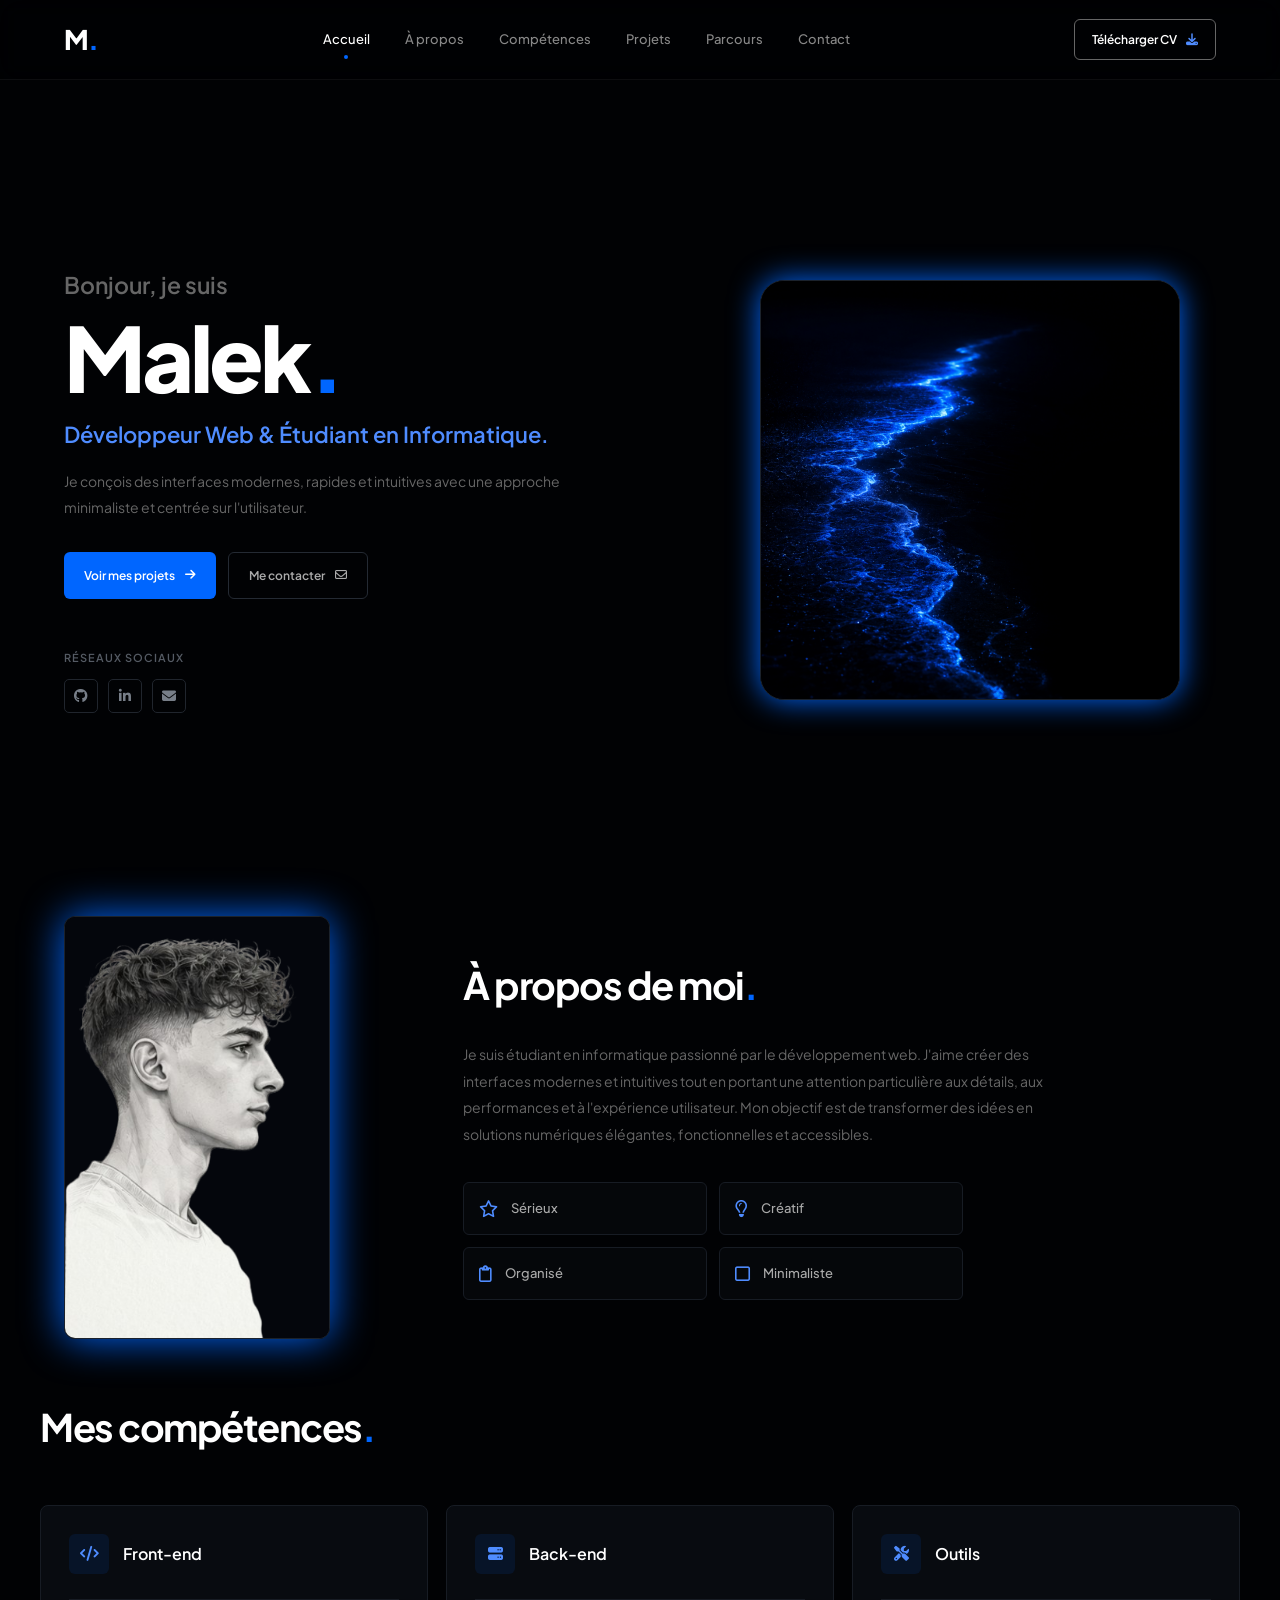
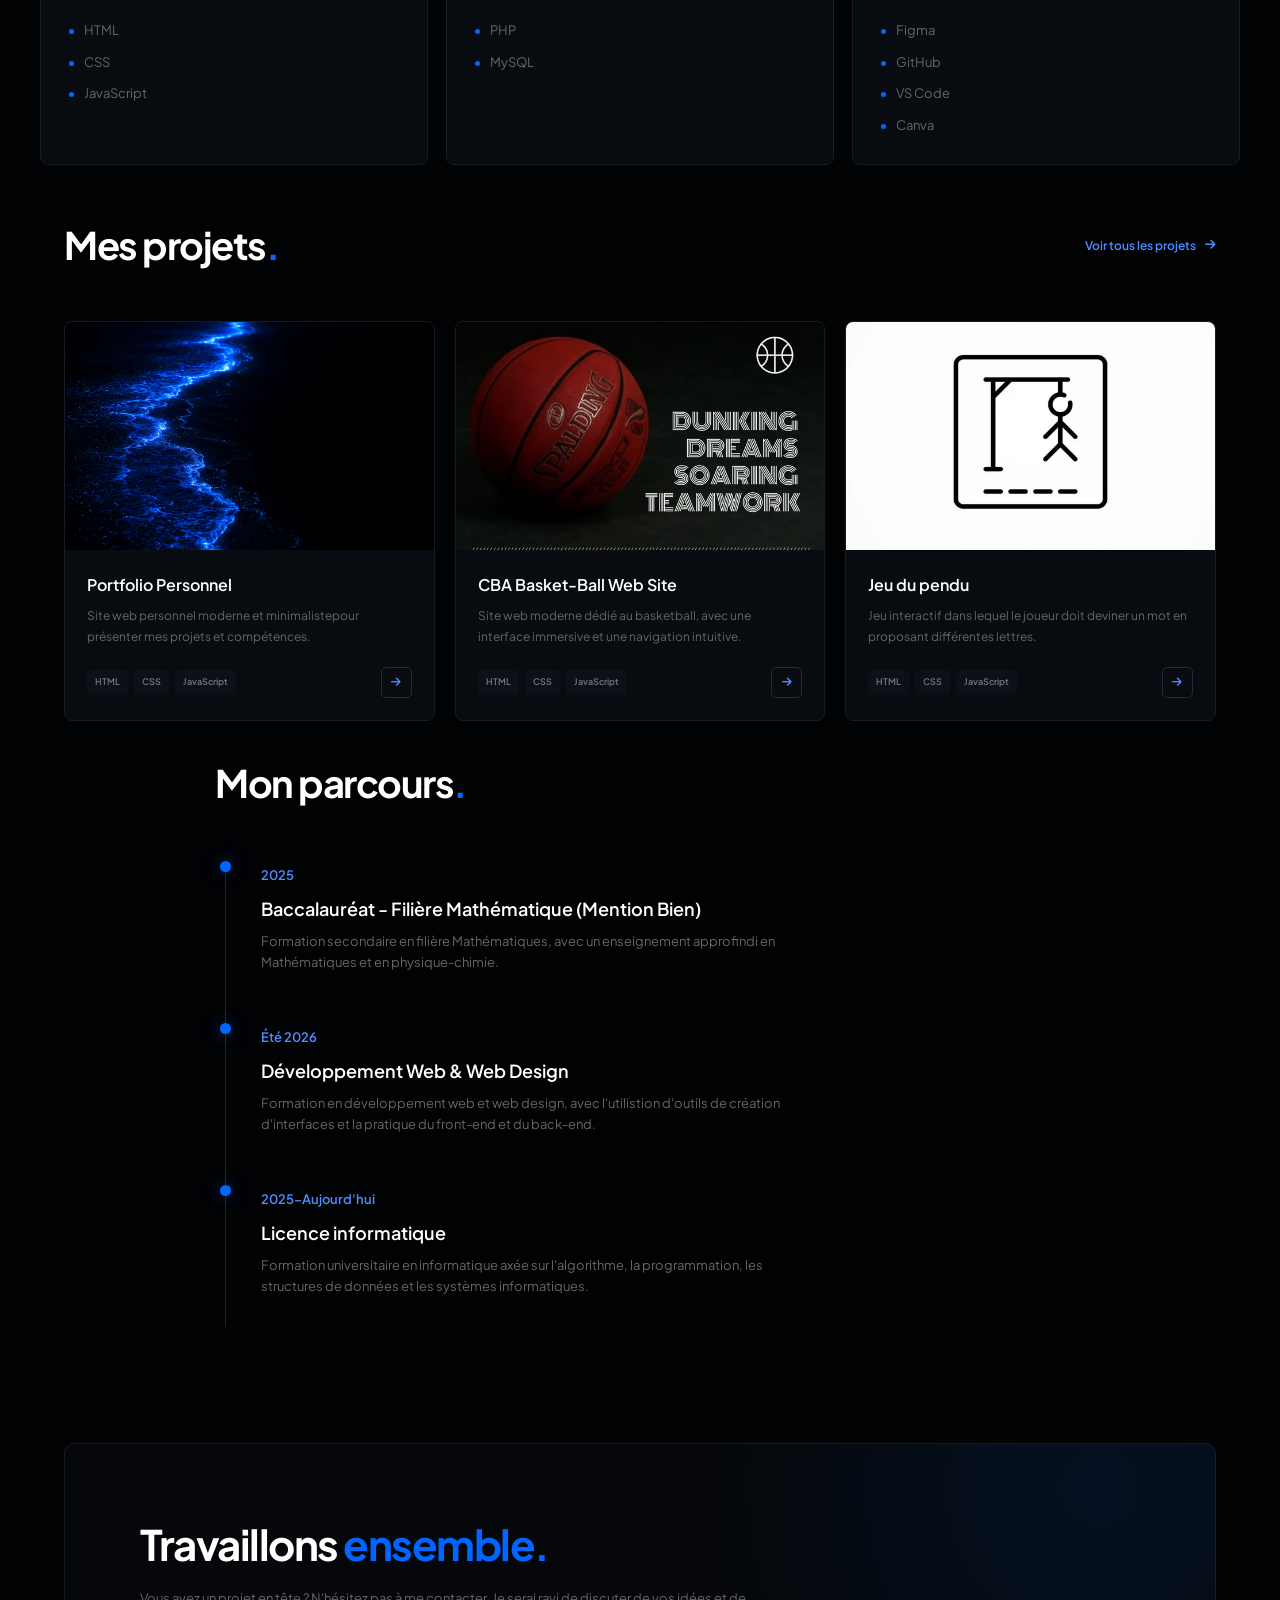
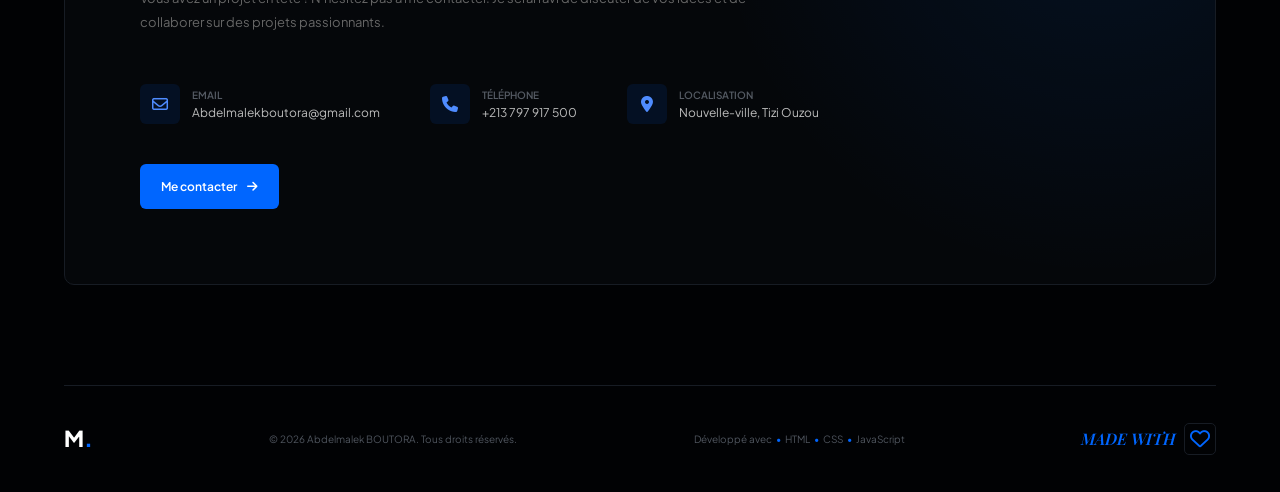
<file: index.html>
<!DOCTYPE html>
<html lang="fr">
<head>
    <meta charset="UTF-8">
    <meta name="viewport" content="width=device-width, initial-scale=1.0">
    <title>Portfolio de Abdelmalek BOUTORA</title>
    <link rel="stylesheet" href="portfolio.css">
    <link rel="stylesheet" href="https://cdnjs.cloudflare.com/ajax/libs/font-awesome/6.5.2/css/all.min.css">
    <link href="https://fonts.googleapis.com/css2?family=Playfair+Display:ital,wght@1,600&display=swap" rel="stylesheet">
</head>
<body>
<header class="navbar">
    <div class="nav-container">
        <a href="#accueil" class="logo">M<span>.</span></a>
        <nav class="nav-menu">
            <a href="#accueil">Accueil</a>
            <a href="#apropos">À propos</a>
            <a href="#competences">Compétences</a>
            <a href="#projets">Projets</a>
            <a href="#parcours">Parcours</a>
            <a href="#contact">Contact</a>
        </nav>
        <a href="cv.pdf" class="cv-button" target="_blank" rel="noopener noreferrer" download>Télécharger CV<i class="fa-solid fa-download"></i></a>
    </div>
</header>
<main>
    <section id="accueil" class="hero">
        <div class="hero-content">
            <p class="hero-intro">Bonjour, je suis</p>
            <h1>Malek<span>.</span></h1>
<h2>Développeur Web & Étudiant en Informatique.</h2>
<p class="hero-description">
Je conçois des interfaces modernes, rapides et intuitives
avec une approche minimaliste et centrée sur l'utilisateur.</p>
<div class="hero-buttons">
<a href="#projets" class="primary-button">Voir mes projets<i class="fa-solid fa-arrow-right"></i></a>
<a href="#contact" class="secondary-button">Me contacter<i class="fa-regular fa-envelope"></i></a>
</div>
<div class="socials">
<p>Réseaux sociaux</p>
<div class="social-icons">
<a href="https://github.com/Abdelmalek-BOUTORA" target="_blank" rel="noopener noreferrer" aria-label="GitHub">
<i class="fa-brands fa-github"></i>
</a>
<a href="https://www.linkedin.com/in/abdelmalek-boutora-3b277838b" target="_blank" rel="noopener noreferrer" aria-label="LinkedIn">
<i class="fa-brands fa-linkedin-in"></i>
</a>
<a href="https://mail.google.com/mail/?view=cm&fs=1&to=Abdelmalekboutora@gmail.com" target="_blank" rel="noopener noreferrer" aria-label="Email">
<i class="fa-solid fa-envelope"></i>
</a>
</div>
</div>
</div>
<div class="hero-image">
<img src="images/accueil.png">
</div>
</section>
<section id="apropos" class="about section">
<div class="about-image">
<img src="images/profil.png">
</div>
<div class="about-content">
<h2>À propos de moi<span>.</span></h2>
<p>
Je suis étudiant en informatique passionné par le développement web.
J'aime créer des interfaces modernes et intuitives tout en portant une
attention particulière aux détails, aux performances et à l'expérience
utilisateur. Mon objectif est de transformer des idées en solutions
numériques élégantes, fonctionnelles et accessibles.
</p>
<div class="qualities">

<div class="quality-card">
<i class="fa-regular fa-star"></i>
<span>Sérieux</span>
</div>

<div class="quality-card">
<i class="fa-regular fa-lightbulb"></i>
<span>Créatif</span>
</div>

<div class="quality-card">
<i class="fa-regular fa-clipboard"></i>
<span>Organisé</span>
</div>

<div class="quality-card">
<i class="fa-regular fa-square"></i>
<span>Minimaliste</span>
</div>
</div>
</div>
</section>
<section id="competences" class="skills sectio">
<div class="section-title">
<h2>Mes compétences<span>.</span></h2>
</div>
<div class="skills-grid">
<div class="skill-card">
<div class="skill-header">
<div class="skill-icon">
<i class="fa-solid fa-code"></i>
</div>
<h3>Front-end</h3>
</div>
<div class="skill-line"></div>
<ul>
<li>HTML</li>
<li>CSS</li>
<li>JavaScript</li>
</ul>
</div>
<div class="skill-card">
<div class="skill-header">
<div class="skill-icon">
<i class="fa-solid fa-server"></i>
</div>
<h3>Back-end</h3>
</div>
<div class="skill-line"></div>
<ul>
<li>PHP</li>
<li>MySQL</li>
</ul>
</div>
<div class="skill-card">
<div class="skill-header">
<div class="skill-icon">
<i class="fa-solid fa-screwdriver-wrench"></i>
</div>
<h3>Outils</h3>
</div>
<div class="skill-line"></div>
<ul>
<li>Figma</li>
<li>GitHub</li>
<li>VS Code</li>
<li>Canva</li>
</ul>
</div>
</div>
</section>
<section id="projets" class="projects section">
<div class="projects-heading">
<h2>Mes projets<span>.</span></h2>
<a href="https://github.com/Abdelmalek-BOUTORA" target="_blank" rel="noopener noreferrer" class="all-projects">Voir tous les projets<i class="fa-solid fa-arrow-right"></i>
</a>
</div>
<div class="projects-grid">
<article class="project-card">
<div class="project-image">
<img src="images/accueil.png">
</div>
<div class="project-content">
<h3>Portfolio Personnel</h3>
<p>Site web personnel moderne et minimalistepour présenter mes projets et compétences.</p>
<div class="project-footer">
<div class="tags">
<span>HTML</span>
<span>CSS</span>
<span>JavaScript</span>
</div>
<a href="https://github.com/Abdelmalek-BOUTORA/Mon-Portfolio.git" target="_blank" rel="noopener noreferrer" class="project-link"
aria-label="Voir le projet">
<i class="fa-solid fa-arrow-right"></i>
</a>
</div>
</div>
</article>
<article class="project-card">
<div class="project-image">
<img src="images/projet2.jpeg">
</div>
<div class="project-content">
<h3>CBA Basket-Ball Web Site</h3>
<p>Site web moderne dédié au basketball, avec une interface immersive et une navigation intuitive.</p>
<div class="project-footer">
<div class="tags">
<span>HTML</span>
<span>CSS</span>
<span>JavaScript</span>
</div>
<a href="https://github.com/Abdelmalek-BOUTORA/Site-BasketBall.git " target="_blank" rel="noopener noreferrer" class="project-link"aria-label="Voir le projet"><i class="fa-solid fa-arrow-right"></i></a>
</div>
</div>
</article>
<article class="project-card">
<div class="project-image">
<img src="images/projet3.jpg">
</div>
<div class="project-content">
<h3>Jeu du pendu</h3><p>Jeu interactif dans lequel le joueur doit deviner un mot en proposant différentes lettres.</p>
<div class="project-footer">
<div class="tags">
<span>HTML</span>
<span>CSS</span>
<span>JavaScript</span>
</div>
<a href="https://github.com/Abdelmalek-BOUTORA/Jeu-Pendu.git" target="_blank" rel="noopener noreferrer" class="project-link"aria-label="Voir le projet"><i class="fa-solid fa-arrow-right"></i></a>
</div>
</div>
</article>
</div>
</section>
<section id="parcours" class="journey section">
<div class="section-title">
<h2>Mon parcours<span>.</span></h2>
</div>
<div class="timeline">
<div class="timeline-item">
<div class="timeline-dot"></div>
<div class="timeline-content">
<span class="timeline-date">2025</span>
<h3>Baccalauréat - Filière Mathématique (Mention Bien)</h3>
<p>Formation secondaire en filière Mathématiques, avec un enseignement approfindi en Mathématiques et en physique-chimie.</p>
</div>
</div>
<div class="timeline-item">
<div class="timeline-dot"></div>
<div class="timeline-content">
<span class="timeline-date">Été 2026</span>
<h3>Développement Web & Web Design</h3>
<p>Formation en développement web et web design, avec l'utilistion d'outils de création d'interfaces et la pratique du front-end et du back-end.</p>
</div>
</div>
<div class="timeline-item">
<div class="timeline-dot"></div>
<div class="timeline-content">
<span class="timeline-date">2025-Aujourd'hui</span>
<h3>Licence informatique</h3>
<p>Formation universitaire en informatique axée sur l'algorithme, la programmation, les structures de données et les systèmes informatiques.</p>
</div>
</div>
</div>
</section>
<section id="contact" class="contact">
<div class="contact-intro">
<h2>
Travaillons
<span>ensemble.</span>
</h2>
<p>Vous avez un projet en tête ?  N'hésitez pas à me contacter.
Je serai ravi de discuter de vos idées et de collaborer
sur des projets passionnants.</p>
</div>
<div class="contact-info">
<div class="contact-item">
<div class="contact-icon">
<i class="fa-regular fa-envelope"></i>
</div>
<div>
<span>Email</span>
<p>Abdelmalekboutora@gmail.com</p>
</div>
</div>
<div class="contact-item">
<div class="contact-icon">
<i class="fa-solid fa-phone"></i>
</div>
<div>
<span>Téléphone</span>
<p>+213 797 917 500</p>
</div>
</div>
<div class="contact-item">
<div class="contact-icon">
<i class="fa-solid fa-location-dot"></i>
</div>
<div>
<span>Localisation</span>
<p>Nouvelle-ville, Tizi Ouzou</p>
</div>
</div>
</div>
<a href="https://mail.google.com/mail/?view=cm&fs=1&to=Abdelmalekboutora@gmail.com" target="_blank" rel="noopener noreferrer" class="contact-button">
Me contacter
<i class="fa-solid fa-arrow-right"></i>
</a>
</section>
</main>
<footer class="footer">
<div class="footer-logo">
M<span>.</span>
</div>
<p class="copyright">© 2026 Abdelmalek BOUTORA. Tous droits réservés.</p>
<p class="built-with">Développé avec<span>•</span>HTML<span>•</span>CSS<span>•</span>JavaScript</p>
<div class="footer-hearth">
<span>MADE WITH</span>
<button class="heart-button" aria-label="Favori">
<i class="fa-regular fa-heart"></i>
</button>
</div>
</footer>
<script src="portfolio.js"></script>
</body>
</html>
</file>
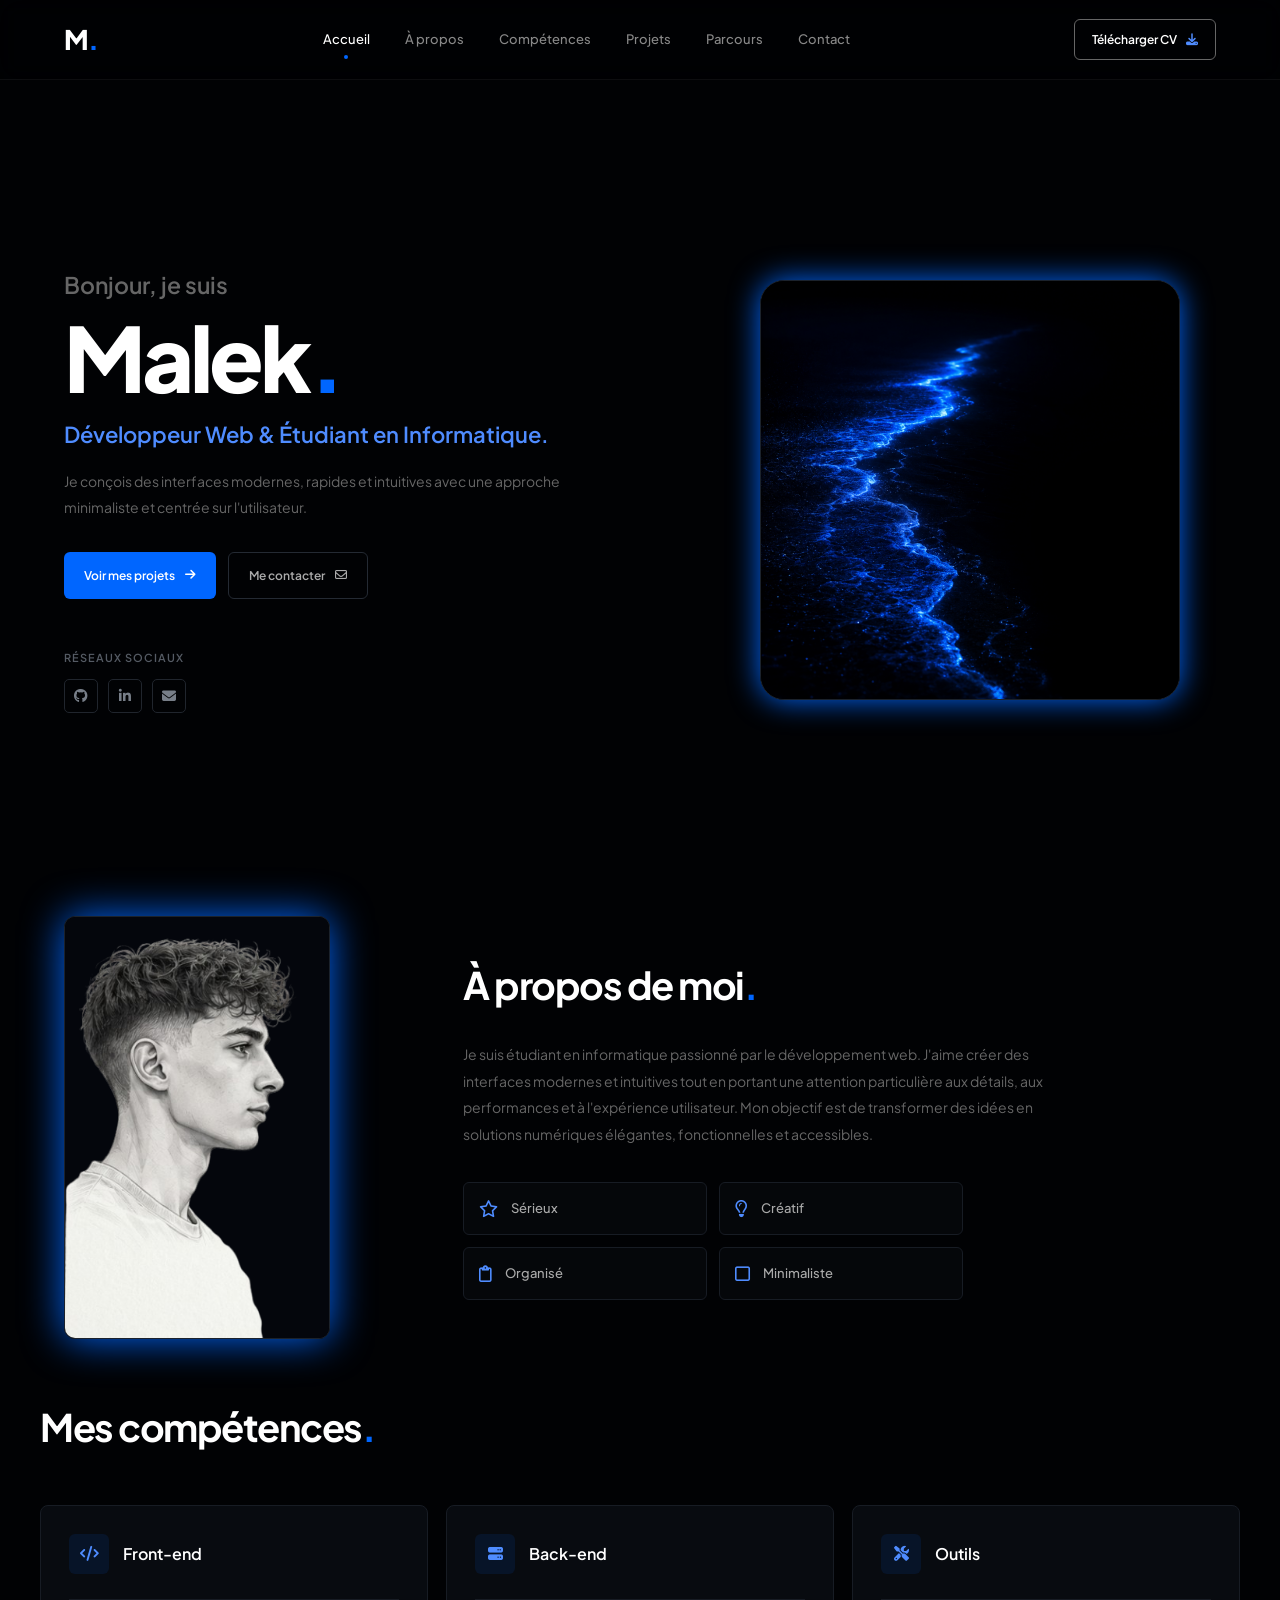
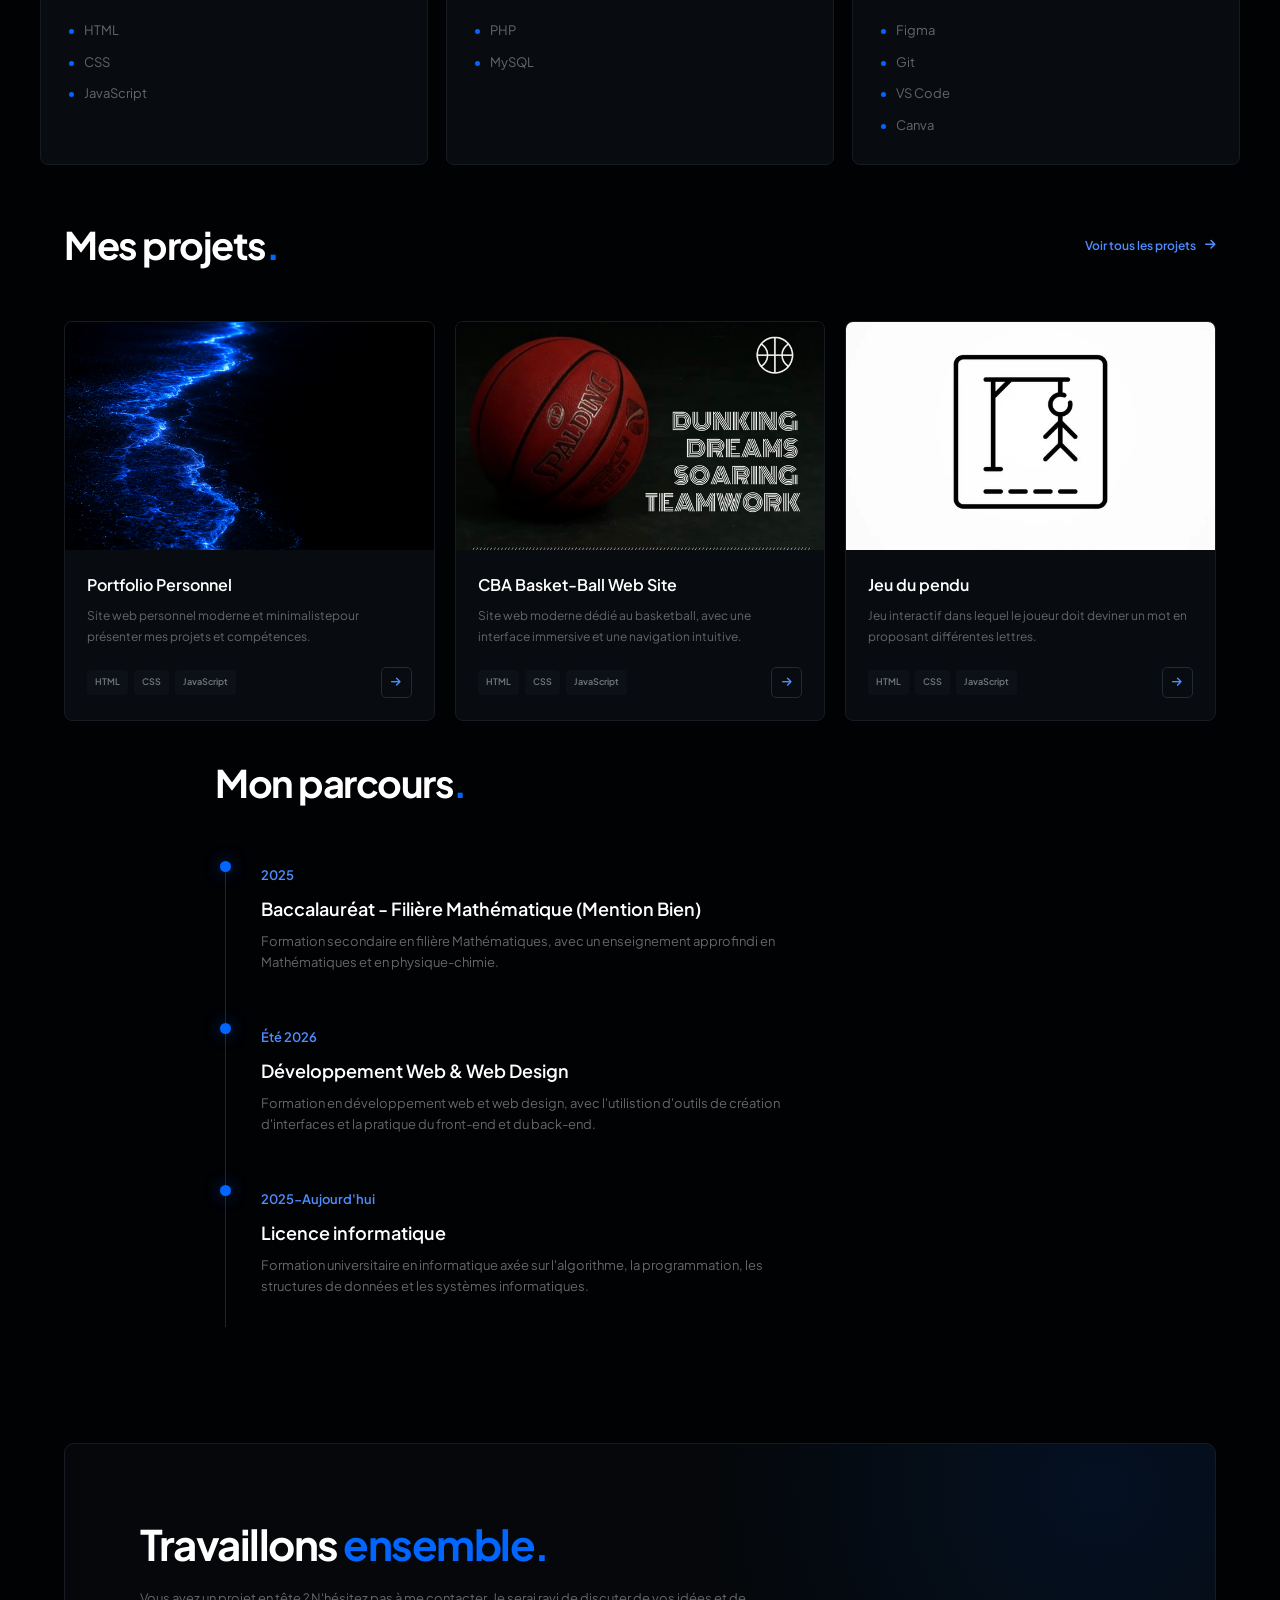
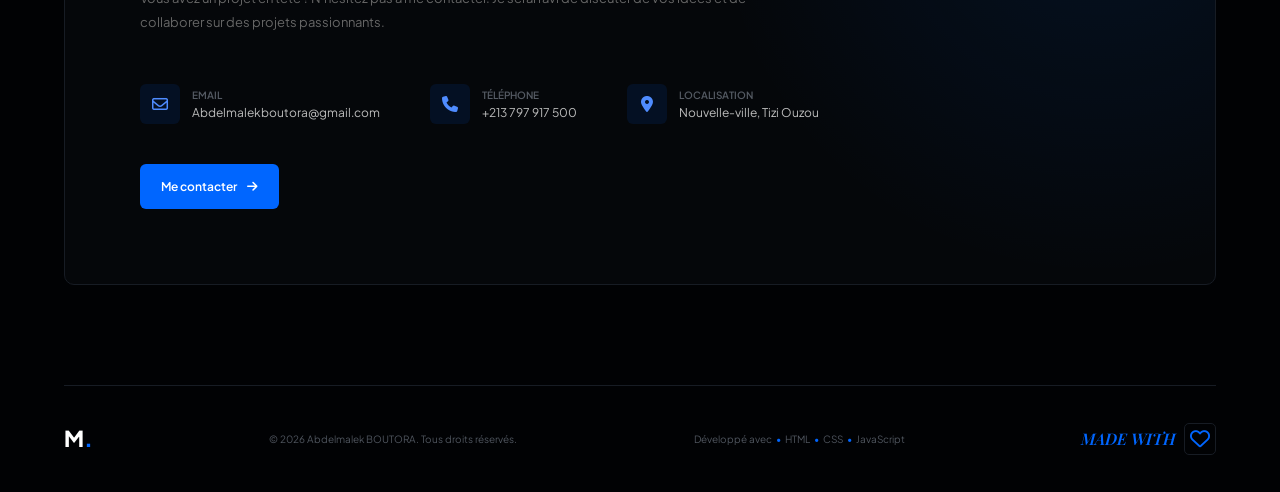
<file: portfolio.html>
<!DOCTYPE html>
<html lang="fr">
<head>
    <meta charset="UTF-8">
    <meta name="viewport" content="width=device-width, initial-scale=1.0">
    <title>Portfolio de Abdelmalek BOUTORA</title>
    <link rel="stylesheet" href="portfolio.css">
    <link rel="stylesheet" href="https://cdnjs.cloudflare.com/ajax/libs/font-awesome/6.5.2/css/all.min.css">
    <link href="https://fonts.googleapis.com/css2?family=Playfair+Display:ital,wght@1,600&display=swap" rel="stylesheet">
</head>
<body>
<header class="navbar">
    <div class="nav-container">
        <a href="#accueil" class="logo">M<span>.</span></a>
        <nav class="nav-menu">
            <a href="#accueil">Accueil</a>
            <a href="#apropos">À propos</a>
            <a href="#competences">Compétences</a>
            <a href="#projets">Projets</a>
            <a href="#parcours">Parcours</a>
            <a href="#contact">Contact</a>
        </nav>
        <a href="cv.pdf" class="cv-button" target="_blank" rel="noopener noreferrer" download>Télécharger CV<i class="fa-solid fa-download"></i></a>
    </div>
</header>
<main>
    <section id="accueil" class="hero">
        <div class="hero-content">
            <p class="hero-intro">Bonjour, je suis</p>
            <h1>Malek<span>.</span></h1>
<h2>Développeur Web & Étudiant en Informatique.</h2>
<p class="hero-description">
Je conçois des interfaces modernes, rapides et intuitives
avec une approche minimaliste et centrée sur l'utilisateur.</p>
<div class="hero-buttons">
<a href="#projets" class="primary-button">Voir mes projets<i class="fa-solid fa-arrow-right"></i></a>
<a href="#contact" class="secondary-button">Me contacter<i class="fa-regular fa-envelope"></i></a>
</div>
<div class="socials">
<p>Réseaux sociaux</p>
<div class="social-icons">
<a href="https://github.com/Abdelmalek-BOUTORA" target="_blank" rel="noopener noreferrer" aria-label="GitHub">
<i class="fa-brands fa-github"></i>
</a>
<a href="https://www.linkedin.com/in/abdelmalek-boutora-3b277838b" target="_blank" rel="noopener noreferrer" aria-label="LinkedIn">
<i class="fa-brands fa-linkedin-in"></i>
</a>
<a href="https://mail.google.com/mail/?view=cm&fs=1&to=Abdelmalekboutora@gmail.com" target="_blank" rel="noopener noreferrer" aria-label="Email">
<i class="fa-solid fa-envelope"></i>
</a>
</div>
</div>
</div>
<div class="hero-image">
<img src="images/accueil.png">
</div>
</section>
<section id="apropos" class="about section">
<div class="about-image">
<img src="images/profil.png">
</div>
<div class="about-content">
<h2>À propos de moi<span>.</span></h2>
<p>
Je suis étudiant en informatique passionné par le développement web.
J'aime créer des interfaces modernes et intuitives tout en portant une
attention particulière aux détails, aux performances et à l'expérience
utilisateur. Mon objectif est de transformer des idées en solutions
numériques élégantes, fonctionnelles et accessibles.
</p>
<div class="qualities">

<div class="quality-card">
<i class="fa-regular fa-star"></i>
<span>Sérieux</span>
</div>

<div class="quality-card">
<i class="fa-regular fa-lightbulb"></i>
<span>Créatif</span>
</div>

<div class="quality-card">
<i class="fa-regular fa-clipboard"></i>
<span>Organisé</span>
</div>

<div class="quality-card">
<i class="fa-regular fa-square"></i>
<span>Minimaliste</span>
</div>
</div>
</div>
</section>
<section id="competences" class="skills sectio">
<div class="section-title">
<h2>Mes compétences<span>.</span></h2>
</div>
<div class="skills-grid">
<div class="skill-card">
<div class="skill-header">
<div class="skill-icon">
<i class="fa-solid fa-code"></i>
</div>
<h3>Front-end</h3>
</div>
<div class="skill-line"></div>
<ul>
<li>HTML</li>
<li>CSS</li>
<li>JavaScript</li>
</ul>
</div>
<div class="skill-card">
<div class="skill-header">
<div class="skill-icon">
<i class="fa-solid fa-server"></i>
</div>
<h3>Back-end</h3>
</div>
<div class="skill-line"></div>
<ul>
<li>PHP</li>
<li>MySQL</li>
</ul>
</div>
<div class="skill-card">
<div class="skill-header">
<div class="skill-icon">
<i class="fa-solid fa-screwdriver-wrench"></i>
</div>
<h3>Outils</h3>
</div>
<div class="skill-line"></div>
<ul>
<li>Figma</li>
<li>Git</li>
<li>VS Code</li>
<li>Canva</li>
</ul>
</div>
</div>
</section>
<section id="projets" class="projects section">
<div class="projects-heading">
<h2>Mes projets<span>.</span></h2>
<a href="https://github.com/Abdelmalek-BOUTORA" target="_blank" rel="noopener noreferrer" class="all-projects">Voir tous les projets<i class="fa-solid fa-arrow-right"></i>
</a>
</div>
<div class="projects-grid">
<article class="project-card">
<div class="project-image">
<img src="images/accueil.png">
</div>
<div class="project-content">
<h3>Portfolio Personnel</h3>
<p>Site web personnel moderne et minimalistepour présenter mes projets et compétences.</p>
<div class="project-footer">
<div class="tags">
<span>HTML</span>
<span>CSS</span>
<span>JavaScript</span>
</div>
<a href="https://github.com/Abdelmalek-BOUTORA/Mon-Portfolio.git" target="_blank" rel="noopener noreferrer" class="project-link"
aria-label="Voir le projet">
<i class="fa-solid fa-arrow-right"></i>
</a>
</div>
</div>
</article>
<article class="project-card">
<div class="project-image">
<img src="images/projet2.jpeg">
</div>
<div class="project-content">
<h3>CBA Basket-Ball Web Site</h3>
<p>Site web moderne dédié au basketball, avec une interface immersive et une navigation intuitive.</p>
<div class="project-footer">
<div class="tags">
<span>HTML</span>
<span>CSS</span>
<span>JavaScript</span>
</div>
<a href="https://github.com/Abdelmalek-BOUTORA/Site-BasketBall.git " target="_blank" rel="noopener noreferrer" class="project-link"aria-label="Voir le projet"><i class="fa-solid fa-arrow-right"></i></a>
</div>
</div>
</article>
<article class="project-card">
<div class="project-image">
<img src="images/projet3.jpg">
</div>
<div class="project-content">
<h3>Jeu du pendu</h3><p>Jeu interactif dans lequel le joueur doit deviner un mot en proposant différentes lettres.</p>
<div class="project-footer">
<div class="tags">
<span>HTML</span>
<span>CSS</span>
<span>JavaScript</span>
</div>
<a href="https://github.com/Abdelmalek-BOUTORA/Jeu-Pendu.git" target="_blank" rel="noopener noreferrer" class="project-link"aria-label="Voir le projet"><i class="fa-solid fa-arrow-right"></i></a>
</div>
</div>
</article>
</div>
</section>
<section id="parcours" class="journey section">
<div class="section-title">
<h2>Mon parcours<span>.</span></h2>
</div>
<div class="timeline">
<div class="timeline-item">
<div class="timeline-dot"></div>
<div class="timeline-content">
<span class="timeline-date">2025</span>
<h3>Baccalauréat - Filière Mathématique (Mention Bien)</h3>
<p>Formation secondaire en filière Mathématiques, avec un enseignement approfindi en Mathématiques et en physique-chimie.</p>
</div>
</div>
<div class="timeline-item">
<div class="timeline-dot"></div>
<div class="timeline-content">
<span class="timeline-date">Été 2026</span>
<h3>Développement Web & Web Design</h3>
<p>Formation en développement web et web design, avec l'utilistion d'outils de création d'interfaces et la pratique du front-end et du back-end.</p>
</div>
</div>
<div class="timeline-item">
<div class="timeline-dot"></div>
<div class="timeline-content">
<span class="timeline-date">2025-Aujourd'hui</span>
<h3>Licence informatique</h3>
<p>Formation universitaire en informatique axée sur l'algorithme, la programmation, les structures de données et les systèmes informatiques.</p>
</div>
</div>
</div>
</section>
<section id="contact" class="contact">
<div class="contact-intro">
<h2>
Travaillons
<span>ensemble.</span>
</h2>
<p>Vous avez un projet en tête ?  N'hésitez pas à me contacter.
Je serai ravi de discuter de vos idées et de collaborer
sur des projets passionnants.</p>
</div>
<div class="contact-info">
<div class="contact-item">
<div class="contact-icon">
<i class="fa-regular fa-envelope"></i>
</div>
<div>
<span>Email</span>
<p>Abdelmalekboutora@gmail.com</p>
</div>
</div>
<div class="contact-item">
<div class="contact-icon">
<i class="fa-solid fa-phone"></i>
</div>
<div>
<span>Téléphone</span>
<p>+213 797 917 500</p>
</div>
</div>
<div class="contact-item">
<div class="contact-icon">
<i class="fa-solid fa-location-dot"></i>
</div>
<div>
<span>Localisation</span>
<p>Nouvelle-ville, Tizi Ouzou</p>
</div>
</div>
</div>
<a href="https://mail.google.com/mail/?view=cm&fs=1&to=Abdelmalekboutora@gmail.com" target="_blank" rel="noopener noreferrer" class="contact-button">
Me contacter
<i class="fa-solid fa-arrow-right"></i>
</a>
</section>
</main>
<footer class="footer">
<div class="footer-logo">
M<span>.</span>
</div>
<p class="copyright">© 2026 Abdelmalek BOUTORA. Tous droits réservés.</p>
<p class="built-with">Développé avec<span>•</span>HTML<span>•</span>CSS<span>•</span>JavaScript</p>
<div class="footer-hearth">
<span>MADE WITH</span>
<button class="heart-button" aria-label="Favori">
<i class="fa-regular fa-heart"></i>
</button>
</div>
</footer>
<script src="portfolio.js"></script>
</body>
</html>
</file>
<file: portfolio.css>
@import url('https://fonts.googleapis.com/css2?family=Plus+Jakarta+Sans:wght@400;500;600;700;800&display=swap');

* {
margin: 0;
padding: 0;
box-sizing: border-box;
padding-right: 0px;
}

html {
scroll-behavior: smooth;
}
body {
font-family: 'Plus Jakarta Sans', sans-serif;
background-color: #010204;
color: #ffffff;
line-height: 1.6;
}

a {
text-decoration: none;
color: inherit;
}

img {
display: block;
max-width: 100%;
}

button {
font-family: inherit;
}

:root {
--background: #010204;
--blue: #0066ff;
--light-blue: #4f8cff;
--gray: #666666;
--white: #ffffff;
--card-bg: #080b10;
--border: #171c24;
}

.navbar {
position: fixed;
top: 0;
left: 0;
width: 100%;
height: 80px;
background: rgba(1, 2, 4, 0.18);
backdrop-filter: blur(12px);
border-bottom: 1px solid rgba(255, 255, 255, 0.05);
z-index: 1000;
}

.nav-container {
width: min(1200px, 90%);
height: 100%;
margin: auto;
display: flex;
align-items: center;
justify-content: space-between;
}

.logo {
font-size: 27px;
font-weight: 800;
letter-spacing: -1px;
}

.logo span {
color: var(--blue);
}

.nav-menu {
display: flex;
align-items: center;
gap: 35px;
}

.nav-menu a {
position: relative;
font-size: 13px;
font-weight: 500;
color: #888888;
transition: 0.3s ease;
}

.nav-menu a:hover,
.nav-menu a.active {
color: #ffffff;
}

.nav-menu a.active::after {
content: "";
position: absolute;
bottom: -9px;
left: 50%;
transform: translateX(-50%);
width: 4px;
height: 4px;
border-radius: 50%;
background: var(--blue);
}

.cv-button {
display: flex;
align-items: center;
gap: 9px;
padding: 10px 17px;
border: 1px solid #666666;
border-radius: 6px;
font-size: 12px;
font-weight: 600;
transition: 0.3s ease;
}

.cv-button i {
color: var(--light-blue);
}

.cv-button:hover {
border-color: var(--blue);
background: rgba(0, 102, 255, 0.08);
}

.hero {
width: min(1200px, 90%);
min-height: 100vh;
margin: auto;
padding-top: 80px;
display: flex;
align-items: center;
justify-content: space-between;
gap: 80px;
}

.hero-content {
flex: 1;
}

.hero-intro {
color: var(--gray);
font-size: 23px;
font-weight: 600;
margin-bottom: 8px;
}

.hero h1 {
font-size: clamp(55px, 7vw, 90px);
line-height: 1;
font-weight: 800;
letter-spacing: -4px;
margin-bottom: 18px;
}

.hero h1 span {
color: var(--blue);
}

.hero h2 {
max-width: 600px;
font-size: 22px;
font-weight: 600;
line-height: 1.35;
margin-bottom: 20px;
color: var(--light-blue);
}

.hero-description {
max-width: 550px;
color: var(--gray);
font-size: 14px;
font-weight: 400;
line-height: 1.8;
margin-bottom: 32px;
}

.hero-buttons {
display: flex;
gap: 12px;
margin-bottom: 50px;
}

.primary-button,
.secondary-button {
display: flex;
align-items: center;
gap: 10px;
padding: 13px 20px;
border-radius: 6px;
font-size: 12px;
font-weight: 600;
transition: 0.3s ease;
}

.primary-button {
background: var(--blue);
}

.primary-button:hover {
background: #1b75ff;
transform: translateY(-2px);
}

.secondary-button {
border: 1px solid #242a33;
color: #aaaaaa;
}

.secondary-button:hover {
border-color: var(--blue);
color: #ffffff;
}

.socials p {
color: #555b64;
font-size: 11px;
font-weight: 600;
text-transform: uppercase;
letter-spacing: 1px;
margin-bottom: 12px;
}

.social-icons {
display: flex;
gap: 10px;
}

.social-icons a {
width: 34px;
height: 34px;
display: flex;
align-items: center;
justify-content: center;
border: 1px solid #20252d;
border-radius: 5px;
color: #777e88;
font-size: 14px;
transition: 0.3s ease;
}

.social-icons a:hover {
color: #ffffff;
border-color: var(--blue);
}

.hero-image {
width: 420px;
height: 420px;
position: relative;
right: 36px;
box-shadow: 0 0 30px var(--blue);
border-radius: 25px;
}

.hero-image::before {
content: "";
position: absolute;
inset: -15px;
border-radius: 12px;
}

.hero-image img {
width: 100%;
height: 100%;
object-fit: cover;
border-radius: 24px;
border: 1px solid #1b222c;
}

.section {
width: min(1200px, 90%);
margin: auto;
padding: 16px 0;
}

.section-title {
margin-bottom: 47px;
}

.section-title h2,
.about-content h2,
.projects-heading h2 {
font-size: 38px;
font-weight: 700;
letter-spacing: -1.5px;
}

.section-title h2 span,
.about-content h2 span,
.projects-heading h2 span {
color: var(--blue);
}

.about {
display: grid;
grid-template-columns: 350px 1fr;
align-items: center;
gap: 49px;
}

.about-image {
width: 76%;
height: 423px;
box-shadow: 0 0 40px var(--blue);
border-radius: 12px;
}

.about-image img {
width: 100%;
height: 100%;
object-fit: cover;
border-radius: 11px;
border: 1px solid #1b222c;
}

.about-content h2 {
margin-bottom: 25px;
}

.about-content > p {
color: var(--gray);
font-size: 14px;
line-height: 1.9;
max-width: 620px;
margin-bottom: 35px;
}

.qualities {
display: grid;
grid-template-columns: repeat(2, 1fr);
gap: 12px;
max-width: 500px;
}
#competences {
  width: 1200px;
  margin: auto;
  padding-bottom: 34px;
  margin-top: 42px;
}
.skill-card li::before {
    content: "";
    display: inline-block;
    width: 5px;
    height: 5px;
    background-color: var(--blue);
    border-radius: 50%;
    margin-right: 10px;
    vertical-align: middle;
}
.quality-card {
display: flex;
align-items: center;
gap: 13px;
padding: 15px;
border: 1px solid var(--border);
border-radius: 6px;
background: #05070a;
color: #aaaaaa;
font-size: 13px;
font-weight: 500;
transition: 0.3s ease;
}

.quality-card:hover {
    transform: translateY(-4px);
    border-color: rgba(0, 102, 255, 0.4);
}

.quality-card i {
color: var(--light-blue);
font-size: 17px;
}

.skills-grid {
display: grid;
grid-template-columns: repeat(3, 1fr);
gap: 18px;
}

.skill-card {
padding: 28px;
border: 1px solid var(--border);
border-radius: 8px;
background: var(--card-bg);
transition: 0.3s ease;
}

.skill-card:hover {
transform: translateY(-4px);
border-color: rgba(0, 102, 255, 0.4);
}

.skill-header {
display: flex;
align-items: center;
gap: 14px;
}

.skill-icon {
width: 40px;
height: 40px;
display: flex;
align-items: center;
justify-content: center;
border-radius: 6px;
background: rgba(0, 102, 255, 0.1);
color: var(--light-blue);
font-size: 15px;
}

.skill-header h3 {
font-size: 16px;
font-weight: 600;
}

.skill-line {
width: 100%;
height: 1px;
background: var(--border);
margin: 25px 0 20px;
}

.skill-card ul {
list-style: none;
display: flex;
flex-direction: column;
gap: 11px;
}

.skill-card li {
color: var(--gray);
font-size: 13px;
}

.projects-heading {
display: flex;
align-items: center;
justify-content: space-between;
margin-bottom: 45px;
}

.all-projects {
display: flex;
align-items: center;
gap: 9px;
color: var(--light-blue);
font-size: 12px;
font-weight: 600;
}

.all-projects:hover {
color: #ffffff;
}

.projects-grid {
display: grid;
grid-template-columns: repeat(3, 1fr);
gap: 20px;
}

.project-card {
overflow: hidden;
border: 1px solid var(--border);
border-radius: 8px;
background: var(--card-bg);
transition: 0.3s ease;
}

.project-card:hover {
transform: translateY(-5px);
border-color: rgba(0, 102, 255, 0.4);
}

.project-image {
width: 100%;
height: 228px;
overflow: hidden;
background: #080b10;
}

.project-image img {
width: 100%;
height: 100%;
object-fit: cover;
transition: 0.4s ease;
}

.project-card:hover .project-image img {
transform: scale(1.04);
}

.project-content {
padding: 22px;
}

.project-content h3 {
font-size: 16px;
font-weight: 600;
margin-bottom: 9px;
}

.project-content p {
color: var(--gray);
font-size: 12px;
line-height: 1.7;
margin-bottom: 20px;
}

.project-footer {
display: flex;
align-items: center;
justify-content: space-between;
}

.tags {
display: flex;
flex-wrap: wrap;
gap: 6px;
}

.tags span {
padding: 5px 8px;
border-radius: 4px;
background: #0d1117;
color: #707781;
font-size: 9px;
font-weight: 600;
}

.project-link {
width: 31px;
height: 31px;
display: flex;
align-items: center;
justify-content: center;
border: 1px solid #242a33;
border-radius: 5px;
color: var(--light-blue);
font-size: 11px;
transition: 0.3s ease;
}

.project-link:hover {
background: var(--blue);
border-color: var(--blue);
color: #ffffff;
}

.journey {
max-width: 850px;
}

.timeline {
position: relative;
margin-left: 10px;
padding-left: 35px;
border-left: 1px solid #202631;
min-height: 466px;
}

.timeline-item {
position: relative;
padding-bottom: 50px;
}

.timeline-item:last-child {
padding-bottom: 0;
}

.timeline-dot {
position: absolute;
left: -41px;
width: 11px;
height: 11px;
border-radius: 50%;
background: var(--blue);
box-shadow: 0 0 15px rgba(0, 102, 255, 0.5);
}

.timeline-date {
color: var(--light-blue);
font-size: 13px;
font-weight: 600;
}

.timeline-content h3 {
font-size: 18px;
font-weight: 600;
margin: 8px 0;
}

.timeline-content p {
max-width: 550px;
color: var(--gray);
font-size: 13px;
}

.contact {
width: min(1200px, 90%);
margin: 100px auto;
padding: 75px;
border: 1px solid var(--border);
border-radius: 10px;
background: radial-gradient(circle at 90% 10%, rgba(0, 102, 255, 0.10), transparent 35%), #05070a;
}

.contact-intro {
max-width: 650px;
margin-bottom: 50px;
}

.contact-intro h2 {
font-size: 42px;
font-weight: 700;
line-height: 1.2;
letter-spacing: -1.5px;
margin-bottom: 18px;
}

.contact-intro h2 span {
color: var(--blue);
}

.contact-intro p {
color: var(--gray);
font-size: 13px;
line-height: 1.8;
}

.contact-info {
display: flex;
gap: 50px;
margin-bottom: 40px;
}

.contact-item {
display: flex;
align-items: center;
gap: 12px;
}

.contact-icon {
width: 40px;
height: 40px;
display: flex;
align-items: center;
justify-content: center;
border-radius: 6px;
background: rgba(0, 102, 255, 0.1);
color: var(--light-blue);
}

.contact-item span {
color: #555b64;
display: block;
font-size: 10px;
font-weight: 600;
text-transform: uppercase;
}

.contact-item p {
color: #bbbbbb;
font-size: 12px;
}

.contact-button {
display: inline-flex;
align-items: center;
gap: 10px;
padding: 13px 21px;
background: var(--blue);
border-radius: 6px;
font-size: 12px;
font-weight: 600;
transition: 0.3s ease;
}

.contact-button:hover {
background: #1b75ff;
transform: translateY(-2px);
}

.footer {
width: min(1200px, 90%);
margin: auto;
padding: 35px 0;
border-top: 1px solid var(--border);
display: flex;
align-items: center;
justify-content: space-between;
}

.footer-logo {
font-size: 22px;
font-weight: 800;
}

.footer-logo span {
color: var(--blue);
}

.copyright,
.built-with {
color: #4f555e;
font-size: 10px;
}

.built-with span {
color: var(--blue);
margin: 0 4px;
}

.heart-button {
width: 32px;
height: 32px;
border: 1px solid var(--border);
border-radius: 5px;
background: transparent;
color: #555b64;
cursor: pointer;
transition: 0.3s ease;
}

.heart-button:hover {
color: var(--blue);
border-color: var(--blue);
}

@media (max-width: 900px) {
.nav-menu {
gap: 18px;
}

.nav-menu a {
font-size: 11px;
}

.hero {
gap: 40px;
}

.hero-image {
width: 320px;
height: 320px;
}

.about {
grid-template-columns: 280px 1fr;
gap: 50px;
}

.about-image {
width: 280px;
height: 350px;
}

.skills-grid,
.projects-grid {
grid-template-columns: repeat(2, 1fr);
}

.contact {
padding: 50px;
}
}

@media (max-width: 650px) {
.navbar {
height: 70px;
}

.nav-menu {
display: none;
}

.cv-button {
padding: 9px 12px;
}

.hero {
padding-top: 120px;
min-height: auto;
flex-direction: column-reverse;
align-items: flex-start;
gap: 50px;
padding-bottom: 100px;
}

.hero-image {
width: 100%;
height: auto;
aspect-ratio: 1 / 1;
}

.hero h1 {
font-size: 58px;
}

.hero h2 {
font-size: 21px;
}

.hero-buttons {
flex-direction: column;
width: 100%;
}

.primary-button,
.secondary-button {
justify-content: center;
}

.section {
padding: 80px 0;
}

.section-title h2,
.about-content h2,
.projects-heading h2 {
font-size: 30px;
}

.about {
display: flex;
flex-direction: column;
align-items: flex-start;
gap: 40px;
}

.about-image {
width: 100%;
height: auto;
aspect-ratio: 1 / 1;
}

.qualities {
grid-template-columns: 1fr;
width: 100%;
}

.skills-grid {
grid-template-columns: 1fr;
}

.projects-heading {
align-items: flex-start;
flex-direction: column;
gap: 15px;
}

.projects-grid {
grid-template-columns: 1fr;
}

.contact {
width: 90%;
padding: 40px 25px;
margin: 50px auto;
}

.contact-intro h2 {
font-size: 31px;
}

.contact-info {
flex-direction: column;
gap: 25px;
}

.footer {
flex-direction: column;
gap: 15px;
text-align: center;
}
}
section{
    scroll-margin-top: 80px;
}

html {
    scroll-behavior: smooth;
}
.footer-hearth span {
    color: var(--blue);
    font-weight: 600;
    font-family: "Playfair Display", serif;
    font-style: italic;
}
.footer-hearth i {
    color: var(--blue);
    font-size: 20px;
}

.footer-hearth {
    display: flex;
    align-items: center;
    gap: 8px;
}
</file>
